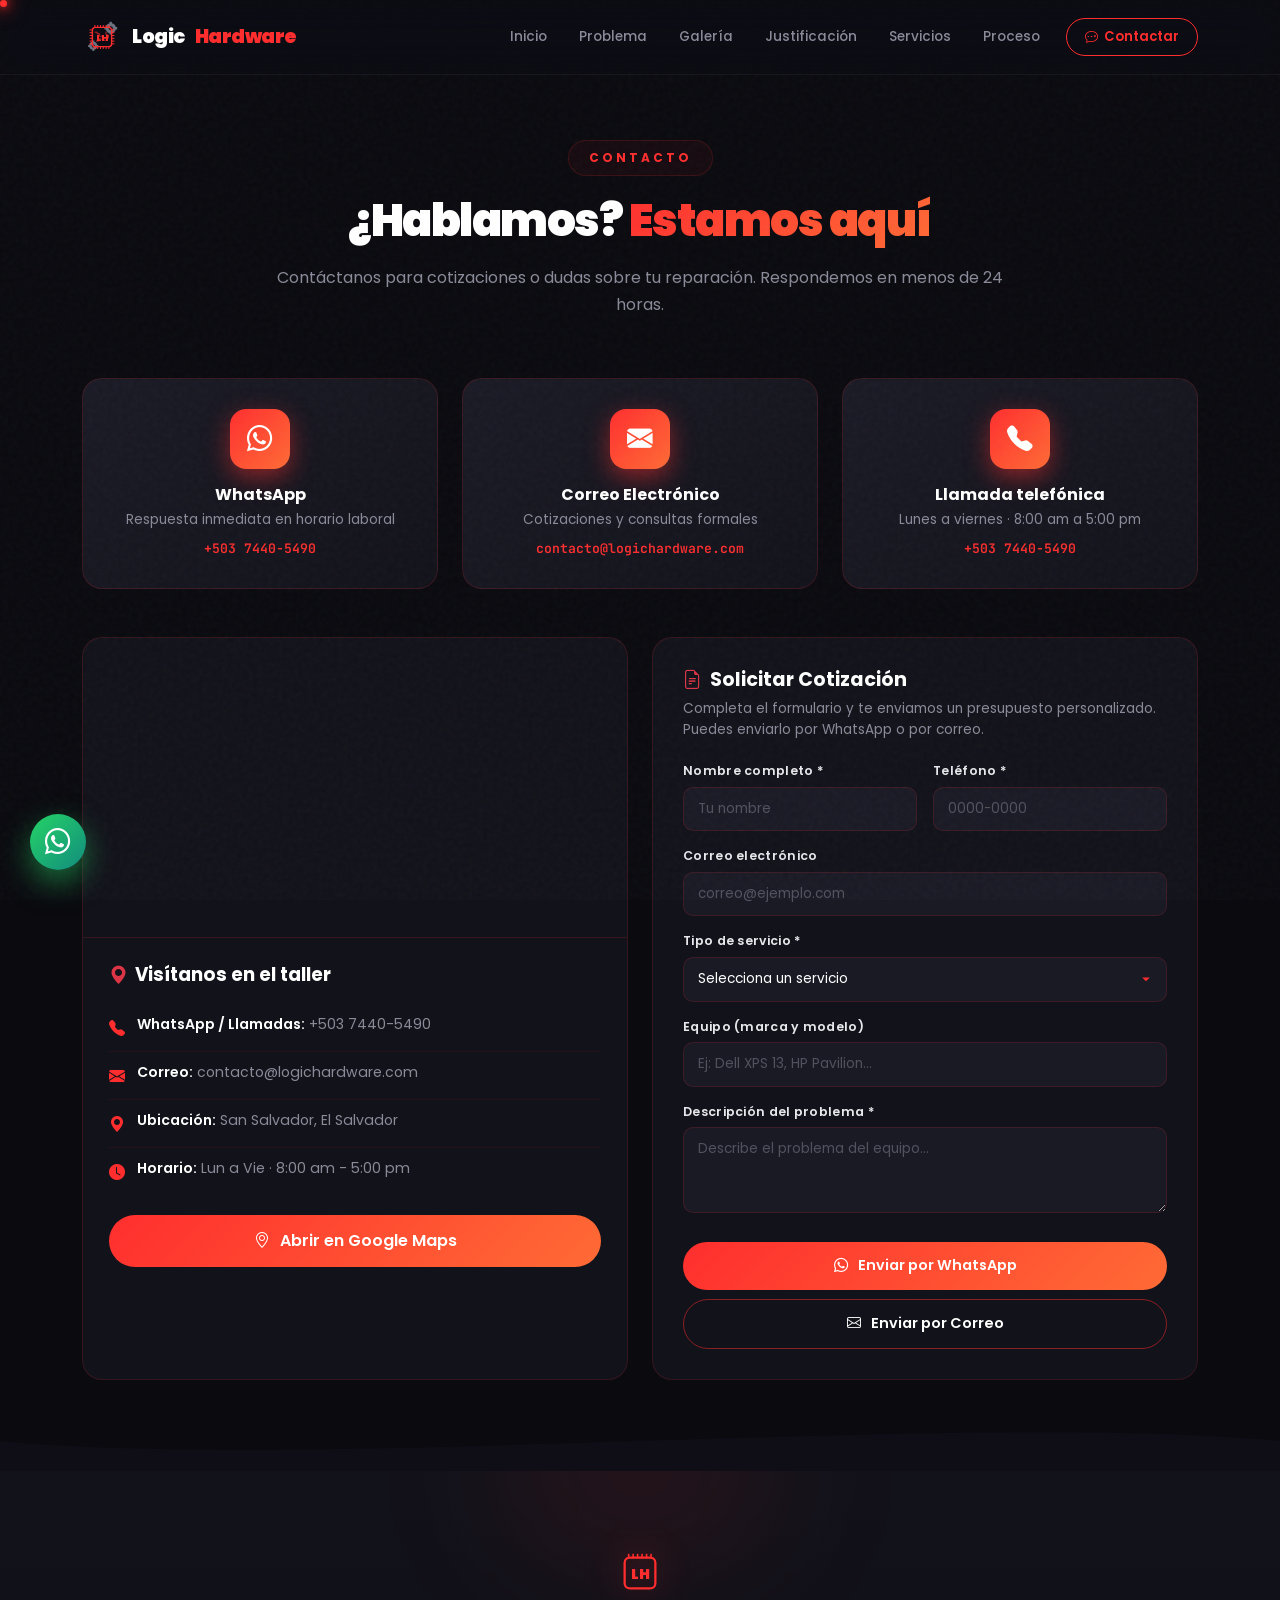
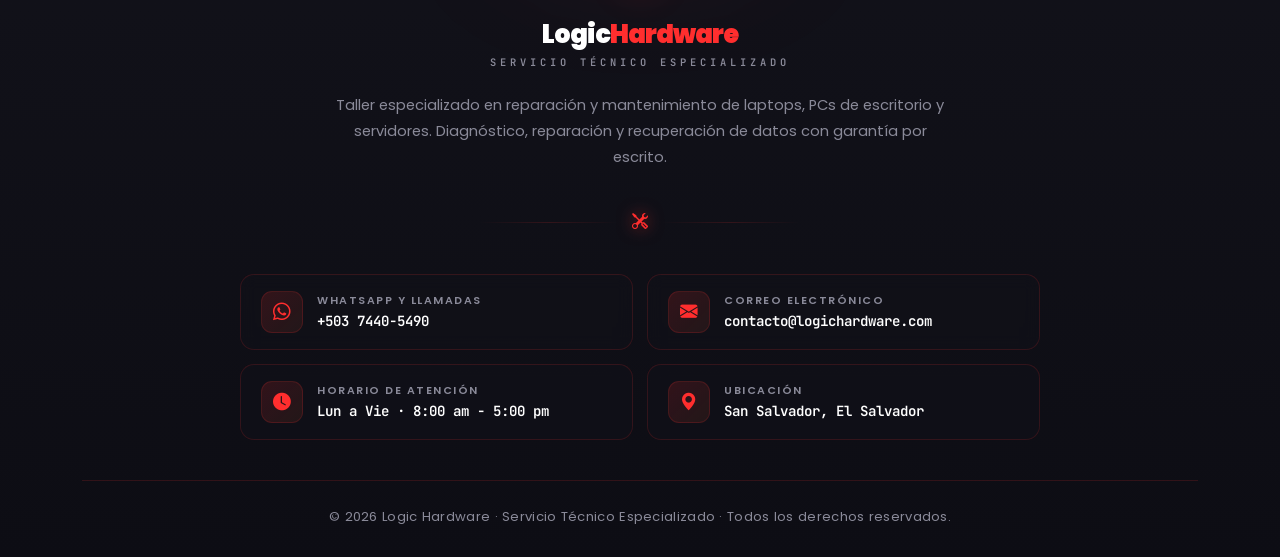
<file: contacto.html>
<!DOCTYPE html>
<html lang="es">
<head>
<meta charset="UTF-8">
<meta name="viewport" content="width=device-width, initial-scale=1.0">
<title>Contacto | Logic Hardware</title>
<link rel="icon" type="image/svg+xml" href="data:image/svg+xml,%3Csvg xmlns='http://www.w3.org/2000/svg' viewBox='0 0 100 100'%3E%3Crect width='100' height='100' rx='20' fill='%230a0a0f'/%3E%3Crect x='25' y='25' width='50' height='50' rx='8' fill='none' stroke='%23ff2e2e' stroke-width='3'/%3E%3Ctext x='50' y='58' text-anchor='middle' fill='%23ff2e2e' font-size='22' font-weight='900' font-family='Arial'%3ELH%3C/text%3E%3C/svg%3E">
<link href="https://cdn.jsdelivr.net/npm/bootstrap@5.3.3/dist/css/bootstrap.min.css" rel="stylesheet">
<link rel="stylesheet" href="https://cdn.jsdelivr.net/npm/bootstrap-icons@1.11.3/font/bootstrap-icons.css">
<link href="https://fonts.googleapis.com/css2?family=Poppins:wght@300;400;600;700;900&family=JetBrains+Mono:wght@400;700&display=swap" rel="stylesheet">
<link rel="stylesheet" href="style.css">
</head>
<body>

<div class="cursor-glow"></div><div class="cursor-dot"></div>
<div class="progress-bar-lh" id="progressBar"></div>
<div class="scroll-circle"><svg viewBox="0 0 50 50"><circle class="circle-bg" cx="25" cy="25" r="22"/><circle class="circle-progress" cx="25" cy="25" r="22"/></svg><div class="circle-text">0%</div></div>
<button class="back-to-top" aria-label="Volver arriba"><i class="bi bi-arrow-up"></i></button>

<nav class="navbar navbar-expand-lg navbar-lh fixed-top" id="mainNav">
    <div class="container">
        <a class="navbar-brand" href="index.html">
            <svg class="logo-svg" viewBox="0 0 100 100">
                <g transform="translate(72,28)" fill="#6b7280"><circle cx="0" cy="0" r="13"/><rect x="-3" y="-16" width="6" height="6" rx="1"/><rect x="-3" y="10" width="6" height="6" rx="1"/><rect x="-16" y="-3" width="6" height="6" rx="1"/><rect x="10" y="-3" width="6" height="6" rx="1"/><circle cx="0" cy="0" r="5" fill="#12121a"/></g>
                <g transform="translate(28,72)" fill="#6b7280"><circle cx="0" cy="0" r="10"/><rect x="-2" y="-13" width="5" height="5" rx="1"/><rect x="-2" y="8" width="5" height="5" rx="1"/><rect x="-13" y="-2" width="5" height="5" rx="1"/><rect x="8" y="-2" width="5" height="5" rx="1"/><circle cx="0" cy="0" r="4" fill="#12121a"/></g>
                <rect x="26" y="26" width="48" height="48" rx="8" fill="none" stroke="#ff2e2e" stroke-width="3.5"/>
                <g fill="#ff2e2e"><rect x="31" y="20" width="2.5" height="7"/><rect x="38" y="20" width="2.5" height="7"/><rect x="45" y="20" width="2.5" height="7"/><rect x="52" y="20" width="2.5" height="7"/><rect x="59" y="20" width="2.5" height="7"/><rect x="66" y="20" width="2.5" height="7"/><rect x="31" y="73" width="2.5" height="7"/><rect x="38" y="73" width="2.5" height="7"/><rect x="45" y="73" width="2.5" height="7"/><rect x="52" y="73" width="2.5" height="7"/><rect x="59" y="73" width="2.5" height="7"/><rect x="66" y="73" width="2.5" height="7"/><rect x="19" y="31" width="7" height="2.5"/><rect x="19" y="38" width="7" height="2.5"/><rect x="19" y="45" width="7" height="2.5"/><rect x="19" y="52" width="7" height="2.5"/><rect x="19" y="59" width="7" height="2.5"/><rect x="19" y="66" width="7" height="2.5"/><rect x="74" y="31" width="7" height="2.5"/><rect x="74" y="38" width="7" height="2.5"/><rect x="74" y="45" width="7" height="2.5"/><rect x="74" y="52" width="7" height="2.5"/><rect x="74" y="59" width="7" height="2.5"/><rect x="74" y="66" width="7" height="2.5"/></g>
                <g stroke="#ff2e2e" stroke-width="1.8" fill="none" stroke-linecap="round"><path d="M 33 38 L 38 38 L 38 42 L 43 42"/><path d="M 43 42 L 43 48 L 50 48"/><path d="M 60 38 L 60 45 L 66 45 L 66 52"/><path d="M 36 60 L 42 60 L 42 55 L 48 55"/><path d="M 55 58 L 62 58 L 62 52"/></g>
                <text x="50" y="60" text-anchor="middle" fill="#ff2e2e" font-size="22" font-weight="900" font-family="Arial">LH</text>
            </svg>
            Logic<span>Hardware</span>
        </a>
        <button class="navbar-toggler border-0" type="button" data-bs-toggle="collapse" data-bs-target="#navMenu"><i class="bi bi-list text-white fs-3"></i></button>
        <div class="collapse navbar-collapse" id="navMenu">
            <ul class="navbar-nav ms-auto align-items-lg-center gap-1">
                <li class="nav-item"><a class="nav-link" href="index.html">Inicio</a></li>
                <li class="nav-item"><a class="nav-link" href="problema.html">Problema</a></li>
                <li class="nav-item"><a class="nav-link" href="galeria.html">Galería</a></li>
                <li class="nav-item"><a class="nav-link" href="justificacion.html">Justificación</a></li>
                <li class="nav-item"><a class="nav-link" href="solucion.html">Servicios</a></li>
                <li class="nav-item"><a class="nav-link" href="proceso.html">Proceso</a></li>
                <li class="nav-item"><a class="nav-contact-btn active" href="contacto.html"><i class="bi bi-chat-dots"></i> Contactar</a></li>
            </ul>
        </div>
    </div>
</nav>

<section class="section" id="contacto" style="padding-top: 60px;">
    <div class="container">
        <div class="section-header reveal">
            <span class="section-tag">Contacto</span>
            <h2 class="section-title">¿Hablamos? <span>Estamos aquí</span></h2>
            <p class="section-subtitle">Contáctanos para cotizaciones o dudas sobre tu reparación. Respondemos en menos de 24 horas.</p>
        </div>

        <div class="row g-4 justify-content-center mb-5">
            <div class="col-md-6 col-lg-4 reveal">
                <a href="https://wa.me/50374405490?text=Hola,%20necesito%20una%20cotización%20de%20reparación" target="_blank" class="contact-card">
                    <div class="contact-icon"><i class="bi bi-whatsapp"></i></div>
                    <h5>WhatsApp</h5>
                    <p>Respuesta inmediata en horario laboral</p>
                    <div class="contact-value">+503 7440-5490</div>
                </a>
            </div>
            <div class="col-md-6 col-lg-4 reveal">
                <a href="mailto:contacto@logichardware.com?subject=Cotización%20de%20Reparación" class="contact-card">
                    <div class="contact-icon"><i class="bi bi-envelope-fill"></i></div>
                    <h5>Correo Electrónico</h5>
                    <p>Cotizaciones y consultas formales</p>
                    <div class="contact-value">contacto@logichardware.com</div>
                </a>
            </div>
            <div class="col-md-6 col-lg-4 reveal">
                <a href="tel:+50374405490" class="contact-card">
                    <div class="contact-icon"><i class="bi bi-telephone-fill"></i></div>
                    <h5>Llamada telefónica</h5>
                    <p>Lunes a viernes · 8:00 am a 5:00 pm</p>
                    <div class="contact-value">+503 7440-5490</div>
                </a>
            </div>
        </div>

        <div class="row g-4">
            <div class="col-lg-6 reveal">
                <div class="map-card">
                    <div class="map-wrapper">
                        <iframe
                            src="https://maps.google.com/maps?q=San%20Salvador%20El%20Salvador&t=&z=14&ie=UTF8&iwloc=&output=embed"
                            loading="lazy"
                            referrerpolicy="no-referrer-when-downgrade"
                            title="Ubicación del taller">
                        </iframe>
                    </div>
                    <div class="map-info">
                        <h5><i class="bi bi-geo-alt-fill text-danger me-2"></i>Visítanos en el taller</h5>
                        <ul class="contact-info-list">
                            <li><i class="bi bi-telephone-fill"></i><span><strong>WhatsApp / Llamadas:</strong> +503 7440-5490</span></li>
                            <li><i class="bi bi-envelope-fill"></i><span><strong>Correo:</strong> contacto@logichardware.com</span></li>
                            <li><i class="bi bi-geo-alt-fill"></i><span><strong>Ubicación:</strong> San Salvador, El Salvador</span></li>
                            <li><i class="bi bi-clock-fill"></i><span><strong>Horario:</strong> Lun a Vie · 8:00 am - 5:00 pm</span></li>
                        </ul>
                        <a href="https://maps.google.com/?q=San+Salvador+El+Salvador" target="_blank" class="btn btn-lh-primary w-100 justify-content-center">
                            <i class="bi bi-geo-alt"></i> Abrir en Google Maps
                        </a>
                    </div>
                </div>
            </div>

            <div class="col-lg-6 reveal">
                <div class="quote-card">
                    <h5><i class="bi bi-file-earmark-text text-danger me-2"></i>Solicitar Cotización</h5>
                    <p class="quote-sub">Completa el formulario y te enviamos un presupuesto personalizado. Puedes enviarlo por WhatsApp o por correo.</p>
                    <form id="quoteForm" class="quote-form" novalidate>
                        <div class="row g-3">
                            <div class="col-md-6">
                                <label for="qNombre">Nombre completo *</label>
                                <input type="text" id="qNombre" name="nombre" required placeholder="Tu nombre">
                            </div>
                            <div class="col-md-6">
                                <label for="qTel">Teléfono *</label>
                                <input type="tel" id="qTel" name="telefono" required placeholder="0000-0000">
                            </div>
                            <div class="col-12">
                                <label for="qCorreo">Correo electrónico</label>
                                <input type="email" id="qCorreo" name="correo" placeholder="correo@ejemplo.com">
                            </div>
                            <div class="col-12">
                                <label for="qServicio">Tipo de servicio *</label>
                                <select id="qServicio" name="servicio" required>
                                    <option value="">Selecciona un servicio</option>
                                    <option>Diagnóstico de equipo</option>
                                    <option>Reparación de laptop</option>
                                    <option>Reparación de PC de escritorio</option>
                                    <option>Mantenimiento preventivo</option>
                                    <option>Cambio de pieza / repuesto</option>
                                    <option>Recuperación de datos</option>
                                    <option>Otro</option>
                                </select>
                            </div>
                            <div class="col-12">
                                <label for="qEquipo">Equipo (marca y modelo)</label>
                                <input type="text" id="qEquipo" name="equipo" placeholder="Ej: Dell XPS 13, HP Pavilion...">
                            </div>
                            <div class="col-12">
                                <label for="qDesc">Descripción del problema *</label>
                                <textarea id="qDesc" name="descripcion" rows="3" required placeholder="Describe el problema del equipo..."></textarea>
                            </div>
                        </div>
                        <div class="quote-actions">
                            <button type="submit" class="btn btn-lh-primary justify-content-center">
                                <i class="bi bi-whatsapp"></i> Enviar por WhatsApp
                            </button>
                            <button type="button" class="btn btn-lh-outline justify-content-center" id="sendEmailBtn">
                                <i class="bi bi-envelope"></i> Enviar por Correo
                            </button>
                        </div>
                        <div class="form-success" id="formSuccess">
                            <i class="bi bi-check-circle-fill me-1"></i> ¡Abriendo tu aplicación para enviar la solicitud!
                        </div>
                    </form>
                </div>
            </div>
        </div>
    </div>
    <div class="section-divider">
        <svg viewBox="0 0 1440 60" preserveAspectRatio="none"><path fill="#0f0e17" d="M0,30 C360,60 1080,0 1440,30 L1440,60 L0,60 Z"/></svg>
    </div>
</section>

<!-- ================= FOOTER REDISEÑADO ================= -->
<footer class="footer-lh">
    <div class="container">
        <div class="footer-hero">
            <div class="footer-brand-top">
                <svg class="footer-logo" viewBox="0 0 100 100"><rect x="26" y="26" width="48" height="48" rx="8" fill="none" stroke="#ff2e2e" stroke-width="3.5"/><g fill="#ff2e2e"><rect x="31" y="20" width="2.5" height="7"/><rect x="38" y="20" width="2.5" height="7"/><rect x="45" y="20" width="2.5" height="7"/><rect x="52" y="20" width="2.5" height="7"/><rect x="59" y="20" width="2.5" height="7"/><rect x="66" y="20" width="2.5" height="7"/></g><text x="50" y="60" text-anchor="middle" fill="#ff2e2e" font-size="22" font-weight="900" font-family="Arial">LH</text></svg>
                <h4 class="footer-title-brand">Logic<span>Hardware</span></h4>
                <div class="footer-tagline">Servicio Técnico Especializado</div>
            </div>
            <p class="footer-description">
                Taller especializado en reparación y mantenimiento de laptops, PCs de escritorio y servidores. Diagnóstico, reparación y recuperación de datos con garantía por escrito.
            </p>
        </div>

        <div class="footer-divider">
            <span></span><i class="bi bi-tools"></i><span></span>
        </div>

        <div class="footer-contact-grid">
            <a href="https://wa.me/50374405490" target="_blank" class="footer-contact-item">
                <div class="footer-contact-icon"><i class="bi bi-whatsapp"></i></div>
                <div class="footer-contact-info">
                    <div class="footer-contact-label">WhatsApp y llamadas</div>
                    <div class="footer-contact-value">+503 7440-5490</div>
                </div>
            </a>
            <a href="mailto:contacto@logichardware.com" class="footer-contact-item">
                <div class="footer-contact-icon"><i class="bi bi-envelope-fill"></i></div>
                <div class="footer-contact-info">
                    <div class="footer-contact-label">Correo electrónico</div>
                    <div class="footer-contact-value">contacto@logichardware.com</div>
                </div>
            </a>
            <div class="footer-contact-item">
                <div class="footer-contact-icon"><i class="bi bi-clock-fill"></i></div>
                <div class="footer-contact-info">
                    <div class="footer-contact-label">Horario de atención</div>
                    <div class="footer-contact-value">Lun a Vie · 8:00 am - 5:00 pm</div>
                </div>
            </div>
            <div class="footer-contact-item">
                <div class="footer-contact-icon"><i class="bi bi-geo-alt-fill"></i></div>
                <div class="footer-contact-info">
                    <div class="footer-contact-label">Ubicación</div>
                    <div class="footer-contact-value">San Salvador, El Salvador</div>
                </div>
            </div>
        </div>

        <div class="footer-bottom">
            © 2026 Logic Hardware · Servicio Técnico Especializado · Todos los derechos reservados.
        </div>
    </div>
</footer>

<script src="https://cdn.jsdelivr.net/npm/bootstrap@5.3.3/dist/js/bootstrap.bundle.min.js"></script>
<script src="script.js"></script>
</body>
</html>
</file>
<file: style.css>
/* ============ VARIABLES ============ */
:root {
    --lh-red: #ff2e2e;
    --lh-orange: #ff6b35;
    --lh-dark: #0a0a0f;
    --lh-dark-2: #12121a;
    --lh-dark-3: #1a1a25;
    --lh-text: #e8e8ec;
    --lh-text-dim: #8a8a99;
    --lh-border: rgba(255, 46, 46, .15);
}
* { font-family: 'Poppins', sans-serif; box-sizing: border-box; }
html { scroll-behavior: smooth; }
body {
    background-color: var(--lh-dark);
    color: var(--lh-text);
    overflow-x: hidden;
    padding-top: 80px;
    margin: 0;
    cursor: none;
}
::-webkit-scrollbar { width: 10px; }
::-webkit-scrollbar-track { background: var(--lh-dark); }
::-webkit-scrollbar-thumb { background: var(--lh-red); border-radius: 10px; }

body::after {
    content: '';
    position: fixed;
    inset: 0;
    pointer-events: none;
    z-index: 1;
    opacity: .035;
    background-image: url("data:image/svg+xml,%3Csvg viewBox='0 0 200 200' xmlns='http://www.w3.org/2000/svg'%3E%3Cfilter id='n'%3E%3CfeTurbulence type='fractalNoise' baseFrequency='0.9' numOctaves='4'/%3E%3C/filter%3E%3Crect width='100%25' height='100%25' filter='url(%23n)'/%3E%3C/svg%3E");
}

/* ============ CURSOR ============ */
.cursor-dot, .cursor-glow {
    position: fixed; top: 0; left: 0;
    pointer-events: none; z-index: 9999;
    border-radius: 50%; will-change: transform;
}
.cursor-dot { width: 7px; height: 7px; background: var(--lh-red); box-shadow: 0 0 10px var(--lh-red); }
.cursor-glow {
    width: 40px; height: 40px;
    background: radial-gradient(circle, rgba(255,46,46,.35), transparent 70%);
    filter: blur(8px);
    transition: transform .12s ease-out, width .3s, height .3s;
}
@media (max-width: 991px) { body { cursor: auto; } .cursor-dot, .cursor-glow { display: none; } }

/* ============ PRELOADER ============ */
.preloader {
    position: fixed; inset: 0;
    background: var(--lh-dark);
    z-index: 10000;
    display: flex; flex-direction: column;
    align-items: center; justify-content: center;
    transition: opacity .4s, visibility .4s;
}
.preloader.hidden { opacity: 0; visibility: hidden; }
.preloader-logo {
    width: 90px; height: 90px; margin-bottom: 24px;
    animation: preloaderPulse 1.5s ease-in-out infinite;
    filter: drop-shadow(0 0 20px rgba(255,46,46,.6));
}
@keyframes preloaderPulse { 0%,100% { transform: scale(1); } 50% { transform: scale(1.08); } }
.preloader-bar {
    width: 220px; height: 3px;
    background: rgba(255,255,255,.08);
    border-radius: 3px; overflow: hidden; position: relative;
}
.preloader-bar::after {
    content: ''; position: absolute; height: 100%; width: 45%;
    background: linear-gradient(90deg, var(--lh-red), var(--lh-orange));
    border-radius: 3px;
    animation: preloaderFill 1.4s ease-in-out infinite;
    box-shadow: 0 0 20px var(--lh-red);
}
@keyframes preloaderFill { 0% { transform: translateX(-100%); } 100% { transform: translateX(250%); } }
.preloader-text {
    color: var(--lh-text-dim); font-size: .7rem;
    letter-spacing: 4px; text-transform: uppercase;
    margin-top: 22px; font-weight: 500;
}

/* ============ BACK TO TOP ============ */
.back-to-top {
    position: fixed; bottom: 30px; right: 30px;
    width: 52px; height: 52px; border-radius: 50%;
    background: linear-gradient(135deg, var(--lh-red), var(--lh-orange));
    color: #fff; border: none;
    display: flex; align-items: center; justify-content: center;
    font-size: 1.2rem;
    opacity: 0; visibility: hidden; transform: translateY(20px);
    transition: all .4s cubic-bezier(.4, 0, .2, 1);
    z-index: 900;
    box-shadow: 0 10px 30px rgba(255, 46, 46, .5);
}
.back-to-top.visible { opacity: 1; visibility: visible; transform: translateY(0); }
.back-to-top:hover { transform: translateY(-5px) scale(1.1); box-shadow: 0 15px 40px rgba(255, 46, 46, .8); }

/* ============ SCROLL CIRCLE ============ */
.scroll-circle {
    position: fixed; bottom: 30px; right: 100px;
    width: 52px; height: 52px;
    z-index: 900; opacity: 0; transition: opacity .4s;
    pointer-events: none;
}
.scroll-circle.visible { opacity: 1; }
.scroll-circle svg { transform: rotate(-90deg); width: 100%; height: 100%; }
.scroll-circle .circle-bg { fill: none; stroke: rgba(255, 46, 46, .18); stroke-width: 3; }
.scroll-circle .circle-progress {
    fill: none; stroke: var(--lh-red); stroke-width: 3;
    stroke-linecap: round;
    filter: drop-shadow(0 0 4px var(--lh-red));
    transition: stroke-dashoffset .1s;
}
.scroll-circle .circle-text {
    position: absolute; inset: 0;
    display: flex; align-items: center; justify-content: center;
    font-size: .62rem; font-weight: 700; color: var(--lh-red);
}

/* ============ PROGRESS BAR TOP ============ */
.progress-bar-lh {
    position: fixed; top: 0; left: 0; height: 3px;
    background: linear-gradient(90deg, var(--lh-red), var(--lh-orange));
    z-index: 2000; width: 0%;
    transition: width .1s;
    box-shadow: 0 0 15px var(--lh-red);
}

/* ============ NAVBAR ============ */
.navbar-lh {
    background: rgba(18, 18, 26, 0.15) !important;
    backdrop-filter: blur(18px) saturate(180%);
    -webkit-backdrop-filter: blur(18px) saturate(180%);
    border-bottom: 1px solid rgba(255, 255, 255, 0.05);
    padding: 12px 0;
    transition: all 0.3s ease;
}
.navbar-lh.scrolled {
    background: rgba(10, 10, 15, 0.55) !important;
    backdrop-filter: blur(24px) saturate(200%);
    -webkit-backdrop-filter: blur(24px) saturate(200%);
    box-shadow: 0 10px 40px rgba(255, 46, 46, 0.15);
    border-bottom: 1px solid rgba(255, 46, 46, 0.2);
}
.navbar-brand {
    color: #fff !important; font-weight: 900; font-size: 1.2rem;
    letter-spacing: -.5px;
    display: flex; align-items: center; gap: 10px;
    white-space: nowrap; text-decoration: none;
}
.navbar-brand span { color: var(--lh-red); }
.navbar-brand .logo-svg { width: 40px; height: 40px; flex-shrink: 0; }
.navbar-lh .navbar-nav { align-items: center; }
.navbar-lh .nav-link {
    color: var(--lh-text-dim) !important;
    font-weight: 500; font-size: .85rem;
    padding: 8px 14px !important;
    border-radius: 20px;
    transition: all .3s; white-space: nowrap;
    line-height: 1.2; text-decoration: none;
}
.navbar-lh .nav-link:hover,
.navbar-lh .nav-link.active { color: #fff !important; background: var(--lh-red); }
.nav-contact-btn {
    background: transparent;
    color: var(--lh-red) !important;
    border: 1.5px solid var(--lh-red);
    padding: 8px 18px;
    border-radius: 50px;
    font-weight: 600;
    font-size: .82rem;
    transition: all .3s;
    text-decoration: none;
    display: inline-flex;
    align-items: center;
    gap: 6px;
    white-space: nowrap;
    margin-left: 8px;
}
.nav-contact-btn:hover { background: var(--lh-red); color: #fff !important; }

/* ============ BOTONES ============ */
.btn-lh-primary {
    background: linear-gradient(135deg, var(--lh-red), var(--lh-orange));
    color: #fff; border: none;
    padding: 14px 32px; border-radius: 50px;
    font-weight: 600; font-size: 1rem;
    transition: all .3s;
    display: inline-flex; align-items: center; gap: 10px;
    text-decoration: none; will-change: transform;
}
.btn-lh-primary:hover { box-shadow: 0 15px 40px rgba(255, 46, 46, .5); color: #fff; }
.btn-lh-outline {
    background: transparent; color: #fff;
    border: 1.5px solid rgba(255, 46, 46, .5);
    padding: 14px 32px; border-radius: 50px;
    font-weight: 600; font-size: 1rem;
    transition: all .3s;
    display: inline-flex; align-items: center; gap: 10px;
    text-decoration: none; will-change: transform;
}
.btn-lh-outline:hover { background: rgba(255, 46, 46, .1); border-color: var(--lh-red); color: #fff; }
.btn-lh-sm {
    background: rgba(255, 46, 46, .1);
    color: var(--lh-red);
    border: 1px solid var(--lh-border);
    padding: 10px 22px;
    border-radius: 50px;
    font-weight: 600; font-size: .85rem;
    transition: all .3s;
    display: inline-flex; align-items: center; gap: 8px;
    text-decoration: none;
}
.btn-lh-sm:hover { background: var(--lh-red); color: #fff; border-color: var(--lh-red); }

/* ============ HERO ============ */
.hero {
    min-height: 90vh;
    display: flex; align-items: center;
    position: relative;
    padding: 100px 0 80px;
    overflow: hidden;
    background:
        linear-gradient(135deg, rgba(10,10,15,.94) 0%, rgba(26,26,37,.90) 50%, rgba(15,14,23,.96) 100%),
        url('https://images.unsplash.com/photo-1518770660439-4636190af475?w=1920&q=80') center/cover no-repeat;
}
.hero::before {
    content: ''; position: absolute; inset: 0;
    background-image:
        linear-gradient(rgba(255,46,46,.05) 1px, transparent 1px),
        linear-gradient(90deg, rgba(255,46,46,.05) 1px, transparent 1px);
    background-size: 60px 60px; pointer-events: none;
}
.hero-bg-glow {
    position: absolute; width: 600px; height: 600px;
    border-radius: 50%; filter: blur(80px); pointer-events: none;
}
.hero-bg-glow.one { top: -200px; left: -200px; background: radial-gradient(circle, rgba(255,46,46,.25), transparent 70%); }
.hero-bg-glow.two { bottom: -200px; right: -200px; background: radial-gradient(circle, rgba(255,107,53,.15), transparent 70%); }
.hero-content { position: relative; z-index: 2; }
.hero-badge {
    display: inline-flex; align-items: center; gap: 8px;
    color: var(--lh-red); font-size: .78rem; font-weight: 700;
    letter-spacing: 2.5px; text-transform: uppercase;
    padding: 10px 22px;
    border: 1px solid var(--lh-border);
    border-radius: 30px;
    background: rgba(255, 46, 46, .08);
    margin-bottom: 30px;
}
.hero-badge::before {
    content: ''; width: 8px; height: 8px;
    background: var(--lh-red); border-radius: 50%;
    animation: pulseDot 2s infinite; flex-shrink: 0;
}
@keyframes pulseDot {
    0%,100% { transform: scale(1); box-shadow: 0 0 20px var(--lh-red); }
    50% { transform: scale(1.3); box-shadow: 0 0 30px var(--lh-red); }
}
.hero h1 {
    font-size: clamp(2.2rem, 5vw, 4rem);
    font-weight: 900; line-height: 1.08;
    letter-spacing: -2px; color: #fff; margin-bottom: 26px;
}
.hero h1 .text-gradient {
    background: linear-gradient(135deg, #ff2e2e, #ff6b35, #ff2e2e);
    background-size: 200% 200%;
    -webkit-background-clip: text;
    -webkit-text-fill-color: transparent;
    background-clip: text;
    animation: gradientShift 4s ease infinite;
}
@keyframes gradientShift { 0%,100% { background-position: 0% 50%; } 50% { background-position: 100% 50%; } }
.hero p.lead {
    color: var(--lh-text-dim); font-size: 1.1rem;
    max-width: 780px; margin: 0 auto 40px; line-height: 1.7;
}

/* ============ SECTION ============ */
.section { padding: 90px 0; position: relative; }
.section-header { text-align: center; margin-bottom: 60px; }
.section-tag {
    display: inline-block; color: var(--lh-red);
    font-size: .75rem; font-weight: 700;
    letter-spacing: 3px; text-transform: uppercase;
    padding: 8px 20px;
    border: 1px solid var(--lh-border);
    border-radius: 20px;
    background: rgba(255, 46, 46, .05);
    margin-bottom: 18px;
}
.section-title {
    font-size: clamp(1.8rem, 4vw, 2.8rem);
    font-weight: 900; color: #fff;
    letter-spacing: -1.5px; margin-bottom: 16px;
}
.section-title span {
    background: linear-gradient(135deg, var(--lh-red), var(--lh-orange));
    -webkit-background-clip: text;
    -webkit-text-fill-color: transparent;
    background-clip: text;
}
.section-subtitle { color: var(--lh-text-dim); max-width: 750px; margin: 0 auto; font-size: 1rem; line-height: 1.7; }

/* ============ SVG DIVIDER ============ */
.section-divider {
    position: absolute; bottom: -1px; left: 0; right: 0;
    line-height: 0; z-index: 2; pointer-events: none;
}
.section-divider svg { width: 100%; height: 60px; display: block; }

/* ============ CARDS BASE ============ */
.lh-card, .prob-card, .justif-card, .benefit-card, .process-step, .tech-item, .gallery-item, .contact-card, .mockup-card, .service-card {
    will-change: transform;
    transform-style: preserve-3d;
    transition: transform .4s cubic-bezier(.4, 0, .2, 1), border-color .4s, box-shadow .4s;
}
.lh-card {
    background: var(--lh-dark-2);
    border: 1px solid var(--lh-border);
    border-radius: 20px; padding: 26px;
    height: 100%; position: relative; overflow: hidden;
}
.lh-card::before {
    content: ''; position: absolute; top: 0; left: 0;
    width: 100%; height: 3px;
    background: linear-gradient(90deg, var(--lh-red), var(--lh-orange));
    transform: scaleX(0); transform-origin: left;
    transition: transform .4s;
}
.lh-card:hover::before { transform: scaleX(1); }
.lh-card:hover { border-color: rgba(255, 46, 46, .4); box-shadow: 0 20px 50px rgba(255, 46, 46, .15); }
.lh-card h5 { color: #fff; font-weight: 700; font-size: 1.05rem; margin-bottom: 10px; }
.lh-card p { color: var(--lh-text-dim); font-size: .88rem; line-height: 1.6; margin-bottom: 0; }

/* ============ SERVICIOS (NUEVO) ============ */
.service-card {
    background: linear-gradient(145deg, var(--lh-dark-3), var(--lh-dark-2));
    border: 1px solid var(--lh-border);
    border-radius: 20px;
    overflow: hidden;
    height: 100%;
    display: flex;
    flex-direction: column;
    position: relative;
}
.service-card::before {
    content: '';
    position: absolute; top: 0; left: 0;
    width: 100%; height: 3px;
    background: linear-gradient(90deg, var(--lh-red), var(--lh-orange));
    transform: scaleX(0); transform-origin: left;
    transition: transform .4s;
}
.service-card:hover::before { transform: scaleX(1); }
.service-card:hover { border-color: var(--lh-red); box-shadow: 0 20px 50px rgba(255, 46, 46, .25); }
.service-card .service-img {
    width: 100%; height: 170px; overflow: hidden;
    position: relative; background: var(--lh-dark-3); flex-shrink: 0;
}
.service-card .service-img img {
    width: 100%; height: 100%; object-fit: cover;
    transition: transform .7s; filter: brightness(.7) saturate(1.1);
}
.service-card:hover .service-img img { transform: scale(1.12); filter: brightness(.95) saturate(1.25); }
.service-card .service-img::after {
    content: ''; position: absolute; inset: 0;
    background: linear-gradient(to bottom, rgba(18,18,26,.2) 0%, transparent 30%, rgba(18,18,26,.95) 100%);
    pointer-events: none; z-index: 1;
}
.service-card .service-icon-float {
    position: absolute; bottom: 14px; left: 20px;
    width: 46px; height: 46px; border-radius: 13px;
    background: linear-gradient(135deg, var(--lh-red), var(--lh-orange));
    display: flex; align-items: center; justify-content: center;
    color: #fff; font-size: 1.2rem;
    box-shadow: 0 8px 25px rgba(255, 46, 46, .6);
    z-index: 3;
}
.service-card .service-price-badge {
    position: absolute; top: 14px; right: 16px; z-index: 3;
    background: rgba(10,10,15,.85); backdrop-filter: blur(6px);
    border: 1px solid var(--lh-red);
    color: #fff; font-weight: 800;
    padding: 6px 12px; border-radius: 20px;
    font-size: .78rem; letter-spacing: .3px;
    box-shadow: 0 6px 20px rgba(255,46,46,.4);
}
.service-card .service-body { padding: 22px 24px 24px; flex-grow: 1; display: flex; flex-direction: column; }
.service-card h5 { color: #fff; font-size: 1.05rem; font-weight: 700; margin-bottom: 10px; }
.service-card p { color: var(--lh-text-dim); font-size: .86rem; margin-bottom: 16px; line-height: 1.6; flex-grow: 1; }
.service-card .service-meta {
    display: flex; align-items: center; justify-content: space-between;
    padding-top: 14px; border-top: 1px solid var(--lh-border);
    font-size: .75rem; color: var(--lh-text-dim);
}
.service-card .service-meta strong { color: var(--lh-red); font-weight: 700; }

/* ============ PROBLEMA ============ */
.prob-card {
    background: linear-gradient(145deg, var(--lh-dark-3), var(--lh-dark-2));
    border: 1px solid var(--lh-border);
    border-radius: 20px; overflow: hidden;
    height: 100%; display: flex; flex-direction: column;
}
.prob-card:hover { border-color: var(--lh-red); box-shadow: 0 20px 50px rgba(255, 46, 46, .25); }
.prob-card .prob-img { width: 100%; height: 200px; overflow: hidden; position: relative; background: var(--lh-dark-3); flex-shrink: 0; }
.prob-card .prob-img img { width: 100%; height: 100%; object-fit: cover; transition: transform .7s; filter: brightness(.7) saturate(.9); }
.prob-card:hover .prob-img img { transform: scale(1.12); filter: brightness(.9) saturate(1.1); }
.prob-card .prob-img::after { content: ''; position: absolute; inset: 0; background: linear-gradient(to bottom, rgba(18,18,26,.3) 0%, transparent 30%, rgba(18,18,26,.9) 100%); pointer-events: none; z-index: 1; }
.prob-card .prob-icon-float {
    position: absolute; bottom: 16px; left: 20px;
    width: 48px; height: 48px; border-radius: 14px;
    background: linear-gradient(135deg, var(--lh-red), var(--lh-orange));
    display: flex; align-items: center; justify-content: center;
    color: #fff; font-size: 1.3rem;
    box-shadow: 0 8px 25px rgba(255, 46, 46, .6);
    z-index: 3;
}
.prob-card .prob-num {
    position: absolute; top: 16px; right: 22px;
    font-size: 2.6rem; font-weight: 900;
    color: rgba(255, 255, 255, .35); line-height: 1; z-index: 3;
    text-shadow: 0 2px 20px rgba(0,0,0,.6);
    transition: color .4s;
}
.prob-card:hover .prob-num { color: rgba(255, 46, 46, .8); }
.prob-card .prob-body { padding: 24px 26px 28px; flex-grow: 1; }
.prob-card h5 { color: #fff; font-size: 1.1rem; font-weight: 700; margin-bottom: 10px; }
.prob-card p { color: var(--lh-text-dim); font-size: .88rem; margin-bottom: 0; line-height: 1.6; }

/* ============ GALERÍA ============ */
.gallery-item {
    position: relative; border-radius: 20px; overflow: hidden;
    border: 1px solid var(--lh-border);
    aspect-ratio: 4/3;
    box-shadow: 0 15px 40px rgba(0,0,0,.5);
}
.gallery-item img { width: 100%; height: 100%; object-fit: cover; transition: transform .8s; filter: brightness(.75) saturate(1.1); }
.gallery-item:hover { border-color: var(--lh-red); box-shadow: 0 25px 60px rgba(255,46,46,.3); }
.gallery-item:hover img { transform: scale(1.12); filter: brightness(1) saturate(1.2); }
.gallery-overlay {
    position: absolute; left: 0; right: 0; bottom: 0;
    padding: 24px;
    background: linear-gradient(to top, rgba(10,10,15,.95) 0%, rgba(10,10,15,.6) 60%, transparent 100%);
    transform: translateY(20%); transition: transform .5s;
    z-index: 2;
}
.gallery-item:hover .gallery-overlay { transform: translateY(0); }
.gallery-overlay i { color: var(--lh-red); font-size: 1.8rem; display: block; margin-bottom: 8px; }
.gallery-overlay h6 { color: #fff; font-weight: 700; font-size: 1rem; margin-bottom: 4px; }
.gallery-overlay p { color: var(--lh-text-dim); font-size: .82rem; margin: 0; }

/* ============ MOCKUP CARDS ============ */
.mockup-card {
    position: relative;
    border-radius: 20px;
    overflow: hidden;
    border: 1px solid var(--lh-border);
    background: var(--lh-dark-3);
    aspect-ratio: 16/10;
    box-shadow: 0 15px 40px rgba(0,0,0,.5);
    cursor: pointer;
}
.mockup-card:hover { border-color: var(--lh-red); box-shadow: 0 25px 60px rgba(255,46,46,.3); }
.mockup-window {
    position: absolute;
    inset: 12px;
    background: #0d0d14;
    border-radius: 10px;
    border: 1px solid rgba(255,255,255,.08);
    overflow: hidden;
    display: flex;
    flex-direction: column;
}
.mockup-titlebar {
    background: #1a1a25;
    height: 28px;
    display: flex;
    align-items: center;
    padding: 0 10px;
    gap: 6px;
    border-bottom: 1px solid rgba(255,255,255,.05);
    flex-shrink: 0;
}
.mockup-titlebar .dot { width: 10px; height: 10px; border-radius: 50%; }
.mockup-titlebar .dot.red { background: #ff5f56; }
.mockup-titlebar .dot.yellow { background: #ffbd2e; }
.mockup-titlebar .dot.green { background: #27c93f; }
.mockup-titlebar .ttl { color: #8a8a99; font-size: .55rem; margin-left: 6px; font-weight: 500; }
.mockup-body { flex: 1; display: flex; overflow: hidden; }
.mockup-sidebar {
    width: 26%;
    background: #12121a;
    border-right: 1px solid rgba(255,255,255,.05);
    padding: 8px 6px;
    display: flex;
    flex-direction: column;
    gap: 4px;
    flex-shrink: 0;
}
.mockup-sidebar .sb-logo {
    font-size: .5rem; color: var(--lh-red); font-weight: 900;
    text-align: center; padding: 4px 0 6px;
    border-bottom: 1px solid rgba(255,255,255,.05); margin-bottom: 4px;
}
.mockup-sidebar .sb-item {
    background: rgba(255,255,255,.03);
    color: #8a8a99; font-size: .45rem;
    padding: 5px 6px; border-radius: 4px; font-weight: 500;
}
.mockup-sidebar .sb-item.active { background: var(--lh-red); color: #fff; }
.mockup-main { flex: 1; padding: 8px; display: flex; flex-direction: column; gap: 5px; overflow: hidden; }
.mockup-h { color: #fff; font-size: .55rem; font-weight: 700; letter-spacing: .5px; }
.mockup-table {
    background: rgba(255,255,255,.02);
    border: 1px solid rgba(255,255,255,.05);
    border-radius: 4px; overflow: hidden;
}
.mockup-row {
    display: grid; grid-template-columns: 1fr 1fr 1fr;
    gap: 4px; padding: 4px 5px;
    font-size: .4rem; color: #8a8a99;
    border-bottom: 1px solid rgba(255,255,255,.03);
}
.mockup-row:last-child { border-bottom: none; }
.mockup-row.head { background: rgba(255,46,46,.1); color: var(--lh-red); font-weight: 700; }
.mockup-badge {
    display: inline-block;
    background: rgba(39, 201, 63, .2); color: #27c93f;
    padding: 1px 4px; border-radius: 3px;
    font-size: .38rem; font-weight: 700;
}
.mockup-badge.red { background: rgba(255,46,46,.2); color: var(--lh-red); }
.mockup-badge.orange { background: rgba(255,189,46,.2); color: #ffbd2e; }
.mockup-btn {
    background: var(--lh-red); color: #fff;
    font-size: .42rem; padding: 3px 6px;
    border-radius: 3px; text-align: center;
    display: inline-block; font-weight: 700; align-self: flex-start;
}
.mockup-stat-grid { display: grid; grid-template-columns: repeat(3, 1fr); gap: 4px; }
.mockup-stat-box {
    background: rgba(255,46,46,.08);
    border: 1px solid rgba(255,46,46,.2);
    border-radius: 4px; padding: 5px 3px; text-align: center;
}
.mockup-stat-box .n { color: var(--lh-red); font-size: .65rem; font-weight: 900; }
.mockup-stat-box .l { color: #8a8a99; font-size: .35rem; }
.mockup-label {
    position: absolute; bottom: 8px; left: 20px; z-index: 3;
    background: rgba(10,10,15,.85); backdrop-filter: blur(6px);
    color: #fff; font-size: .6rem; font-weight: 700;
    padding: 4px 10px; border-radius: 20px;
    border: 1px solid var(--lh-border);
}
.mockup-label i { color: var(--lh-red); margin-right: 4px; }

/* ============ CONTACTO ============ */
.contact-card {
    background: linear-gradient(145deg, var(--lh-dark-3), var(--lh-dark-2));
    border: 1px solid var(--lh-border);
    border-radius: 20px;
    padding: 30px 26px;
    height: 100%;
    text-align: center;
    text-decoration: none;
    color: inherit;
    display: flex;
    flex-direction: column;
    align-items: center;
    transition: all .4s;
}
.contact-card:hover {
    border-color: var(--lh-red);
    transform: translateY(-6px);
    box-shadow: 0 20px 50px rgba(255, 46, 46, .25);
    color: inherit;
}
.contact-card .contact-icon {
    width: 60px; height: 60px; border-radius: 16px;
    background: linear-gradient(135deg, var(--lh-red), var(--lh-orange));
    display: flex; align-items: center; justify-content: center;
    color: #fff; font-size: 1.6rem;
    margin-bottom: 16px;
    box-shadow: 0 8px 25px rgba(255, 46, 46, .5);
}
.contact-card h5 { color: #fff; font-size: 1rem; font-weight: 700; margin-bottom: 6px; }
.contact-card p { color: var(--lh-text-dim); font-size: .85rem; margin: 0; }
.contact-card .contact-value {
    color: var(--lh-red); font-weight: 600; font-size: .82rem;
    margin-top: 8px; font-family: 'JetBrains Mono', monospace;
}

/* ============ MAP + QUOTE FORM ============ */
.map-card {
    background: var(--lh-dark-2);
    border: 1px solid var(--lh-border);
    border-radius: 20px;
    overflow: hidden;
    height: 100%;
    display: flex;
    flex-direction: column;
}
.map-wrapper {
    position: relative;
    width: 100%;
    height: 300px;
    overflow: hidden;
    border-bottom: 1px solid var(--lh-border);
}
.map-wrapper iframe {
    width: 100%;
    height: 100%;
    border: 0;
    filter: invert(90%) hue-rotate(180deg) contrast(90%) brightness(95%);
    transition: filter .4s;
}
.map-card:hover .map-wrapper iframe {
    filter: invert(85%) hue-rotate(180deg) contrast(95%) brightness(100%);
}
.map-info { padding: 26px; }
.map-info h5 {
    color: #fff; font-weight: 700; font-size: 1.15rem;
    margin-bottom: 18px;
}
.contact-info-list {
    list-style: none; padding: 0; margin: 0 0 20px;
}
.contact-info-list li {
    display: flex; align-items: flex-start; gap: 12px;
    color: var(--lh-text-dim); font-size: .88rem;
    padding: 10px 0;
    border-bottom: 1px solid rgba(255,46,46,.08);
}
.contact-info-list li:last-child { border-bottom: none; }
.contact-info-list li i {
    color: var(--lh-red); font-size: 1rem;
    margin-top: 3px; flex-shrink: 0;
}
.contact-info-list li strong { color: #fff; font-weight: 600; }

.quote-card {
    background: var(--lh-dark-2);
    border: 1px solid var(--lh-border);
    border-radius: 20px;
    padding: 30px;
    height: 100%;
}
.quote-card h5 {
    color: #fff; font-weight: 700; font-size: 1.2rem;
    margin-bottom: 8px;
}
.quote-sub {
    color: var(--lh-text-dim); font-size: .85rem;
    margin-bottom: 22px;
}
.quote-form label {
    display: block;
    color: var(--lh-text);
    font-size: .78rem;
    font-weight: 600;
    margin-bottom: 6px;
    letter-spacing: .3px;
}
.quote-form input,
.quote-form select,
.quote-form textarea {
    width: 100%;
    background: var(--lh-dark-3);
    border: 1px solid var(--lh-border);
    color: #fff;
    padding: 11px 14px;
    border-radius: 10px;
    font-size: .85rem;
    font-family: inherit;
    transition: all .3s;
    outline: none;
}
.quote-form input:focus,
.quote-form select:focus,
.quote-form textarea:focus {
    border-color: var(--lh-red);
    box-shadow: 0 0 0 3px rgba(255,46,46,.15);
}
.quote-form input::placeholder,
.quote-form textarea::placeholder { color: rgba(138,138,153,.5); }
.quote-form select {
    appearance: none;
    -webkit-appearance: none;
    background-image: url("data:image/svg+xml,%3Csvg xmlns='http://www.w3.org/2000/svg' width='12' height='12' viewBox='0 0 16 16'%3E%3Cpath fill='%23ff2e2e' d='M8 11L3 6h10z'/%3E%3C/svg%3E");
    background-repeat: no-repeat;
    background-position: right 14px center;
    padding-right: 34px;
    cursor: pointer;
}
.quote-form select option { background: var(--lh-dark-3); color: #fff; }
.quote-form textarea { resize: vertical; min-height: 80px; }
.quote-actions {
    display: flex; flex-direction: column; gap: 10px;
    margin-top: 22px;
}
.quote-actions .btn-lh-primary,
.quote-actions .btn-lh-outline {
    justify-content: center;
    padding: 13px 22px;
    font-size: .9rem;
    width: 100%;
}
.form-success {
    display: none;
    background: rgba(39,201,63,.1);
    border: 1px solid rgba(39,201,63,.3);
    color: #27c93f;
    padding: 12px 16px;
    border-radius: 10px;
    font-size: .85rem;
    margin-top: 14px;
    text-align: center;
}
.form-success.show { display: block; }

/* ============ REQUISITOS ============ */
.req-item {
    display: flex; align-items: center; gap: 14px;
    background: var(--lh-dark-2);
    border: 1px solid var(--lh-border);
    border-radius: 14px;
    padding: 16px 20px;
    transition: all .3s;
    margin-bottom: 10px;
}
.req-item:hover { border-color: var(--lh-red); transform: translateX(6px); }
.req-item .req-icon {
    width: 42px; height: 42px; border-radius: 12px;
    background: linear-gradient(135deg, rgba(255,46,46,.15), rgba(255,107,53,.08));
    border: 1px solid var(--lh-border);
    display: flex; align-items: center; justify-content: center;
    color: var(--lh-red); font-size: 1.1rem; flex-shrink: 0;
}
.req-item .req-text { flex: 1; }
.req-item .req-text h6 { color: #fff; font-size: .92rem; font-weight: 700; margin-bottom: 2px; }
.req-item .req-text p { color: var(--lh-text-dim); font-size: .78rem; margin: 0; }
.req-item .req-badge {
    background: rgba(255, 46, 46, .15);
    color: var(--lh-red);
    border: 1px solid var(--lh-border);
    padding: 4px 10px;
    border-radius: 20px;
    font-size: .7rem; font-weight: 600; white-space: nowrap;
}

/* ============ RESUMEN CARDS ============ */
.summary-card {
    background: linear-gradient(145deg, var(--lh-dark-3), var(--lh-dark-2));
    border: 1px solid var(--lh-border);
    border-radius: 20px;
    overflow: hidden;
    height: 100%;
    display: flex;
    flex-direction: column;
    transition: all .4s;
}
.summary-card:hover { border-color: var(--lh-red); box-shadow: 0 20px 50px rgba(255, 46, 46, .25); }
.summary-card .summary-img {
    width: 100%; height: 180px; overflow: hidden; position: relative; flex-shrink: 0;
}
.summary-card .summary-img img { width: 100%; height: 100%; object-fit: cover; transition: transform .7s; filter: brightness(.55) saturate(1.1); }
.summary-card:hover .summary-img img { transform: scale(1.1); filter: brightness(.8) saturate(1.2); }
.summary-card .summary-img::after { content: ''; position: absolute; inset: 0; background: linear-gradient(to bottom, rgba(18,18,26,.2) 0%, transparent 30%, rgba(18,18,26,.95) 100%); pointer-events: none; z-index: 1; }
.summary-card .summary-icon-float {
    position: absolute; bottom: 14px; left: 20px;
    width: 46px; height: 46px; border-radius: 13px;
    background: linear-gradient(135deg, var(--lh-red), var(--lh-orange));
    display: flex; align-items: center; justify-content: center;
    color: #fff; font-size: 1.2rem;
    box-shadow: 0 8px 25px rgba(255, 46, 46, .6);
    z-index: 3;
}
.summary-card .summary-num {
    position: absolute; top: 14px; right: 20px;
    font-size: 2.2rem; font-weight: 900;
    color: rgba(255, 255, 255, .35);
    line-height: 1; z-index: 3;
}
.summary-card .summary-body { padding: 22px 24px 24px; flex-grow: 1; display: flex; flex-direction: column; }
.summary-card h5 { color: #fff; font-size: 1.05rem; font-weight: 700; margin-bottom: 10px; }
.summary-card p { color: var(--lh-text-dim); font-size: .86rem; margin-bottom: 18px; line-height: 1.6; flex-grow: 1; }

/* ============ JUSTIFICACIÓN ============ */
.justif-card {
    background: linear-gradient(145deg, var(--lh-dark-3), var(--lh-dark-2));
    border: 1px solid var(--lh-border);
    border-radius: 20px; overflow: hidden;
    height: 100%; display: flex; flex-direction: column;
}
.justif-card:hover { border-color: var(--lh-red); box-shadow: 0 20px 50px rgba(255, 46, 46, .25); }
.justif-card .justif-img { width: 100%; height: 190px; overflow: hidden; position: relative; background: var(--lh-dark-3); flex-shrink: 0; }
.justif-card .justif-img img { width: 100%; height: 100%; object-fit: cover; transition: transform .7s; filter: brightness(.65) saturate(1.1); }
.justif-card:hover .justif-img img { transform: scale(1.12); filter: brightness(.9) saturate(1.25); }
.justif-card .justif-img::after { content: ''; position: absolute; inset: 0; background: linear-gradient(to bottom, rgba(18,18,26,.2) 0%, transparent 30%, rgba(18,18,26,.9) 100%); pointer-events: none; z-index: 1; }
.justif-card .justif-icon-float {
    position: absolute; bottom: 14px; left: 20px;
    width: 46px; height: 46px; border-radius: 13px;
    background: linear-gradient(135deg, var(--lh-red), var(--lh-orange));
    display: flex; align-items: center; justify-content: center;
    color: #fff; font-size: 1.25rem;
    box-shadow: 0 8px 25px rgba(255, 46, 46, .6);
    z-index: 3;
}
.justif-card .justif-body { padding: 22px 24px 26px; flex-grow: 1; }
.justif-card h5 { color: #fff; font-size: 1.05rem; font-weight: 700; margin-bottom: 10px; }
.justif-card p { color: var(--lh-text-dim); font-size: .88rem; margin-bottom: 0; line-height: 1.6; }

/* ============ SOLUTION BANNER ============ */
.solution-banner {
    position: relative;
    border-radius: 24px; overflow: hidden;
    border: 1px solid var(--lh-border);
    min-height: 350px;
    display: flex; align-items: center;
    box-shadow: 0 25px 60px rgba(0,0,0,.5);
}
.solution-banner img { position: absolute; inset: 0; width: 100%; height: 100%; object-fit: cover; filter: brightness(.45) saturate(1.1); }
.solution-banner::after { content: ''; position: absolute; inset: 0; background: linear-gradient(120deg, rgba(255,46,46,.4) 0%, transparent 55%); pointer-events: none; z-index: 1; }
.solution-banner-content { position: relative; z-index: 2; padding: 60px 50px; max-width: 660px; }
.solution-banner-content h3 { font-size: clamp(1.6rem, 3.5vw, 2.4rem); line-height: 1.15; letter-spacing: -1px; margin-bottom: 16px; font-weight: 900; }
.solution-banner-content p { color: rgba(232,232,236,.9); font-size: 1rem; line-height: 1.6; }

/* ============ OBJETIVO ============ */
.objective-card {
    background: linear-gradient(145deg, var(--lh-dark-3), var(--lh-dark-2));
    border: 1px solid var(--lh-border);
    border-radius: 20px; overflow: hidden;
    display: flex; flex-direction: column; position: relative;
}
.objective-card::before { content: ''; position: absolute; top: 0; left: 0; width: 100%; height: 3px; background: linear-gradient(90deg, var(--lh-red), var(--lh-orange)); z-index: 4; }
.objective-card:hover { border-color: var(--lh-red); box-shadow: 0 20px 50px rgba(255, 46, 46, .25); }
.objective-card .objective-img { width: 100%; height: 220px; overflow: hidden; position: relative; background: var(--lh-dark-3); flex-shrink: 0; }
.objective-card .objective-img img { width: 100%; height: 100%; object-fit: cover; transition: transform .7s; filter: brightness(.5) saturate(1.2); }
.objective-card:hover .objective-img img { transform: scale(1.1); filter: brightness(.75) saturate(1.3); }
.objective-card .objective-img::after { content: ''; position: absolute; inset: 0; background: linear-gradient(to bottom, rgba(18,18,26,.2) 0%, transparent 30%, rgba(18,18,26,.9) 100%); pointer-events: none; z-index: 1; }
.objective-card .objective-title-overlay { position: absolute; bottom: 20px; left: 24px; right: 24px; z-index: 3; display: flex; align-items: center; gap: 14px; }
.objective-card .obj-icon {
    width: 50px; height: 50px; border-radius: 14px;
    background: linear-gradient(135deg, var(--lh-red), var(--lh-orange));
    display: flex; align-items: center; justify-content: center;
    color: #fff; font-size: 1.4rem;
    box-shadow: 0 8px 25px rgba(255, 46, 46, .5);
    flex-shrink: 0;
}
.objective-card .objective-title-overlay h5 { color: #fff; font-size: 1.3rem; font-weight: 800; margin: 0; text-shadow: 0 2px 12px rgba(0,0,0,.7); }
.objective-card .objective-body { padding: 26px 28px 28px; }
.objective-card .objective-body p { color: var(--lh-text-dim); font-size: .95rem; line-height: 1.7; margin-bottom: 0; }

/* ============ BENEFICIARIOS ============ */
.benefit-card {
    background: linear-gradient(145deg, var(--lh-dark-3), var(--lh-dark-2));
    border: 1px solid var(--lh-border);
    border-radius: 16px; overflow: hidden;
    height: 100%; display: flex; flex-direction: column;
}
.benefit-card:hover { border-color: var(--lh-red); box-shadow: 0 15px 40px rgba(255, 46, 46, .25); }
.benefit-card .benefit-img { width: 100%; height: 120px; overflow: hidden; position: relative; background: var(--lh-dark-3); flex-shrink: 0; }
.benefit-card .benefit-img img { width: 100%; height: 100%; object-fit: cover; transition: transform .6s; filter: brightness(.6) saturate(1.1); }
.benefit-card:hover .benefit-img img { transform: scale(1.12); filter: brightness(.9) saturate(1.25); }
.benefit-card .benefit-img::after { content: ''; position: absolute; inset: 0; background: linear-gradient(to bottom, rgba(18,18,26,.2) 0%, rgba(18,18,26,.9) 100%); pointer-events: none; z-index: 1; }
.benefit-card .benefit-icon-float {
    position: absolute; bottom: 10px; left: 12px;
    width: 36px; height: 36px; border-radius: 10px;
    background: linear-gradient(135deg, var(--lh-red), var(--lh-orange));
    display: flex; align-items: center; justify-content: center;
    color: #fff; font-size: 1rem;
    box-shadow: 0 6px 18px rgba(255, 46, 46, .5);
    z-index: 3;
}
.benefit-card .benefit-body { padding: 16px 14px 18px; text-align: center; flex-grow: 1; }
.benefit-card h6 { color: #fff; font-size: .9rem; font-weight: 700; margin-bottom: 4px; }
.benefit-card p { color: var(--lh-text-dim); font-size: .76rem; margin-bottom: 0; }

/* ============ PROCESO ============ */
.process-step {
    background: linear-gradient(145deg, var(--lh-dark-3), var(--lh-dark-2));
    border: 1px solid var(--lh-border);
    border-radius: 18px; overflow: hidden;
    height: 100%; display: flex; flex-direction: column;
}
.process-step:hover { border-color: var(--lh-red); box-shadow: 0 15px 40px rgba(255, 46, 46, .25); }
.process-step .process-img { position: relative; width: 100%; height: 130px; overflow: hidden; background: var(--lh-dark-3); flex-shrink: 0; }
.process-step .process-img img { width: 100%; height: 100%; object-fit: cover; filter: brightness(.55) saturate(1.15); transition: transform .6s, filter .4s; }
.process-step:hover .process-img img { transform: scale(1.12); filter: brightness(.85) saturate(1.3); }
.process-step .process-img::after { content: ''; position: absolute; inset: 0; background: linear-gradient(to bottom, rgba(18,18,26,.2), rgba(18,18,26,.8)); pointer-events: none; z-index: 1; }
.process-step .process-num {
    position: absolute; top: 50%; left: 50%;
    transform: translate(-50%, -50%);
    width: 48px; height: 48px; border-radius: 50%;
    background: linear-gradient(135deg, var(--lh-red), var(--lh-orange));
    color: #fff; font-weight: 900; font-size: 1.2rem;
    display: flex; align-items: center; justify-content: center;
    box-shadow: 0 6px 22px rgba(255, 46, 46, .7), 0 0 0 4px rgba(18,18,26,.7);
    z-index: 3;
    border: 2px solid rgba(255,255,255,.15);
}
.process-step .process-body { padding: 16px 12px 18px; text-align: center; flex-grow: 1; }
.process-step h6 { color: #fff; font-size: .88rem; font-weight: 700; margin-bottom: 6px; }
.process-step p { color: var(--lh-text-dim); font-size: .74rem; margin-bottom: 0; line-height: 1.4; }

/* ============ ACORDEÓN ============ */
.accordion-lh .accordion-item { background: var(--lh-dark-2); border: 1px solid var(--lh-border); border-radius: 16px !important; margin-bottom: 12px; overflow: hidden; }
.accordion-lh .accordion-button { background: var(--lh-dark-2); color: #fff; font-weight: 600; font-size: .95rem; padding: 20px 24px; box-shadow: none; border: none; }
.accordion-lh .accordion-button:not(.collapsed) { background: linear-gradient(135deg, rgba(255, 46, 46, .15), rgba(255, 107, 53, .05)); color: var(--lh-red); box-shadow: none; }
.accordion-lh .accordion-button::after { filter: invert(30%) sepia(90%) saturate(3000%) hue-rotate(345deg); }
.accordion-lh .accordion-body { background: var(--lh-dark-2); color: var(--lh-text-dim); padding: 24px; font-size: .9rem; line-height: 1.7; border-top: 1px solid var(--lh-border); }

/* ============ LIST GROUP ============ */
.list-group-lh .list-group-item {
    background: var(--lh-dark-2);
    border: 1px solid var(--lh-border);
    color: var(--lh-text-dim);
    padding: 14px 18px;
    font-size: .88rem;
    display: flex; align-items: center; gap: 12px;
    transition: all .3s;
    margin-bottom: 8px;
    border-radius: 12px !important;
}
.list-group-lh .list-group-item:hover { color: #fff; border-color: var(--lh-red); transform: translateX(6px); }
.list-group-lh .list-group-item i { color: var(--lh-red); font-size: 1rem; flex-shrink: 0; }
.list-group-lh .list-group-item i.bi-x-circle { color: var(--lh-text-dim); opacity: .6; }
.attr-badge {
    display: inline-block;
    font-size: .72rem;
    background: var(--lh-dark);
    border: 1px solid var(--lh-border);
    padding: 5px 12px;
    border-radius: 8px;
    color: var(--lh-text-dim);
    font-family: 'JetBrains Mono', monospace;
    margin: 3px;
}

/* ============ FOOTER ============ */
footer {
    background: var(--lh-dark-2);
    border-top: 1px solid var(--lh-border);
    padding: 70px 0 30px;
    position: relative; z-index: 1;
}
.footer-center {
    text-align: center;
    max-width: 700px;
    margin: 0 auto;
}
.footer-center .footer-brand { justify-content: center; margin-bottom: 20px; display: flex; align-items: center; gap: 16px; }
.footer-center .footer-brand svg { width: 60px; height: 60px; filter: drop-shadow(0 0 15px rgba(255, 46, 46, .4)); }
.footer-center .footer-brand h4 { color: #fff; font-weight: 900; font-size: 1.6rem; letter-spacing: -1px; margin-bottom: 4px; }
.footer-center .footer-brand h4 span { color: var(--lh-red); }
.footer-center .footer-brand .tagline { color: var(--lh-text-dim); font-size: .6rem; letter-spacing: 3px; text-transform: uppercase; }
.footer-center .footer-desc {
    color: var(--lh-text-dim); font-size: .9rem;
    line-height: 1.7; margin: 0 auto 28px; max-width: 600px;
}
.footer-center .footer-title {
    color: #fff; font-size: .85rem; font-weight: 700;
    letter-spacing: 2px; text-transform: uppercase; margin-bottom: 16px;
}
.footer-contact-list {
    list-style: none; padding: 0; margin: 0;
    display: flex; flex-direction: column; align-items: center; gap: 12px;
}
.footer-contact-list li { color: var(--lh-text-dim); font-size: .9rem; transition: all .3s; }
.footer-contact-list li:hover { color: var(--lh-red); }
.footer-contact-list li a { color: var(--lh-text-dim); text-decoration: none; transition: color .3s; }
.footer-contact-list li a:hover { color: var(--lh-red); }
.footer-contact-list li i { color: var(--lh-red); }
.footer-bottom { border-top: 1px solid var(--lh-border); padding-top: 26px; text-align: center; color: var(--lh-text-dim); font-size: .85rem; margin-top: 40px; }

/* ============ RESPONSIVE ============ */
@media (max-width: 991px) {
    body { padding-top: 70px; }
    .navbar-lh .navbar-nav { align-items: flex-start !important; padding-top: 15px; gap: 6px !important; }
    .navbar-lh .nav-link { padding: 10px 16px !important; width: 100%; }
    .nav-contact-btn { margin-left: 0; margin-top: 8px; }
}
@media (max-width: 768px) {
    .section { padding: 60px 0; }
    .hero { padding: 60px 0; min-height: 70vh; }
    .navbar-brand { font-size: 1.05rem; }
    .navbar-brand .logo-svg { width: 34px; height: 34px; }
    .solution-banner-content { padding: 40px 24px; }
    .back-to-top { bottom: 20px; right: 20px; width: 46px; height: 46px; }
    .scroll-circle { display: none; }
    .map-wrapper { height: 240px; }
    .quote-card { padding: 22px; }
    .map-info { padding: 20px; }
}
@media (max-width: 480px) {
    .quote-card { padding: 18px; }
}

/* ============ REVEAL ============ */
.reveal {
    opacity: 0;
    transform: translateY(40px);
    transition: all .8s cubic-bezier(.2, .8, .2, 1);
}
.reveal.visible { opacity: 1; transform: translateY(0); }
/* ============ FOOTER REDISEÑADO ============ */
.footer-lh {
    background: linear-gradient(180deg, var(--lh-dark-2) 0%, #0d0d14 100%);
    border-top: 1px solid var(--lh-border);
    padding: 70px 0 30px;
    position: relative;
    z-index: 1;
    overflow: hidden;
}
.footer-lh::before {
    content: '';
    position: absolute;
    top: -100px;
    left: 50%;
    transform: translateX(-50%);
    width: 500px;
    height: 200px;
    background: radial-gradient(circle, rgba(255,46,46,.12), transparent 70%);
    filter: blur(60px);
    pointer-events: none;
}

/* Bloque superior: marca + descripción */
.footer-hero {
    text-align: center;
    max-width: 720px;
    margin: 0 auto 40px;
    position: relative;
    z-index: 2;
}
.footer-brand-top {
    display: flex;
    flex-direction: column;
    align-items: center;
    gap: 6px;
    margin-bottom: 22px;
}
.footer-logo {
    width: 64px;
    height: 64px;
    margin-bottom: 8px;
    filter: drop-shadow(0 0 18px rgba(255, 46, 46, .45));
}
.footer-title-brand {
    color: #fff;
    font-weight: 900;
    font-size: 1.6rem;
    letter-spacing: -1px;
    margin: 0;
}
.footer-title-brand span { color: var(--lh-red); }
.footer-tagline {
    color: var(--lh-text-dim);
    font-size: .65rem;
    letter-spacing: 4px;
    text-transform: uppercase;
    font-weight: 600;
    font-family: 'JetBrains Mono', monospace;
}
.footer-description {
    color: var(--lh-text-dim);
    font-size: .92rem;
    line-height: 1.75;
    margin: 0;
    max-width: 620px;
    margin-left: auto;
    margin-right: auto;
}

/* Divisor con ícono */
.footer-divider {
    display: flex;
    align-items: center;
    justify-content: center;
    gap: 14px;
    margin: 0 auto 40px;
    max-width: 320px;
}
.footer-divider span {
    flex: 1;
    height: 1px;
    background: linear-gradient(90deg, transparent, var(--lh-border), transparent);
}
.footer-divider i {
    color: var(--lh-red);
    font-size: 1rem;
    filter: drop-shadow(0 0 8px rgba(255, 46, 46, .6));
}

/* Grid de contacto: 2 columnas en desktop */
.footer-contact-grid {
    display: grid;
    grid-template-columns: repeat(2, 1fr);
    gap: 14px;
    max-width: 800px;
    margin: 0 auto 40px;
    position: relative;
    z-index: 2;
}
.footer-contact-item {
    display: flex;
    align-items: center;
    gap: 14px;
    padding: 16px 20px;
    background: rgba(18, 18, 26, .6);
    border: 1px solid var(--lh-border);
    border-radius: 14px;
    text-decoration: none;
    transition: all .3s ease;
    backdrop-filter: blur(8px);
}
.footer-contact-item:hover {
    border-color: var(--lh-red);
    background: rgba(255, 46, 46, .06);
    transform: translateY(-3px);
    box-shadow: 0 12px 30px rgba(255, 46, 46, .15);
}
.footer-contact-icon {
    width: 42px;
    height: 42px;
    border-radius: 11px;
    background: linear-gradient(135deg, rgba(255, 46, 46, .15), rgba(255, 107, 53, .08));
    border: 1px solid var(--lh-border);
    display: flex;
    align-items: center;
    justify-content: center;
    color: var(--lh-red);
    font-size: 1.1rem;
    flex-shrink: 0;
    transition: all .3s ease;
}
.footer-contact-item:hover .footer-contact-icon {
    background: linear-gradient(135deg, var(--lh-red), var(--lh-orange));
    color: #fff;
    border-color: transparent;
    box-shadow: 0 6px 18px rgba(255, 46, 46, .5);
}
.footer-contact-info {
    display: flex;
    flex-direction: column;
    gap: 2px;
    min-width: 0;
    text-align: left;
}
.footer-contact-label {
    color: var(--lh-text-dim);
    font-size: .68rem;
    letter-spacing: 1.5px;
    text-transform: uppercase;
    font-weight: 600;
}
.footer-contact-value {
    color: #fff;
    font-size: .88rem;
    font-weight: 600;
    font-family: 'JetBrains Mono', monospace;
    word-break: break-word;
}

/* Línea inferior */
.footer-lh .footer-bottom {
    border-top: 1px solid var(--lh-border);
    padding-top: 26px;
    text-align: center;
    color: var(--lh-text-dim);
    font-size: .82rem;
    letter-spacing: .3px;
    margin-top: 0;
    position: relative;
    z-index: 2;
}

/* Responsive */
@media (max-width: 768px) {
    .footer-lh { padding: 50px 0 24px; }
    .footer-contact-grid { grid-template-columns: 1fr; max-width: 460px; }
    .footer-title-brand { font-size: 1.35rem; }
    .footer-logo { width: 54px; height: 54px; }
    .footer-contact-item { padding: 14px 16px; }
}
@media (max-width: 480px) {
    .footer-contact-icon { width: 38px; height: 38px; font-size: 1rem; }
    .footer-contact-value { font-size: .82rem; }
    .footer-contact-label { font-size: .62rem; }
}
/* ============ LIGHTBOX ============ */
.lightbox {
    position: fixed;
    inset: 0;
    z-index: 10001;
    background: rgba(5, 5, 10, .94);
    backdrop-filter: blur(12px);
    display: flex;
    align-items: center;
    justify-content: center;
    opacity: 0;
    visibility: hidden;
    transition: opacity .35s ease, visibility .35s ease;
}
.lightbox.open { opacity: 1; visibility: visible; }
.lightbox-content {
    max-width: 90vw;
    max-height: 82vh;
    display: flex;
    flex-direction: column;
    align-items: center;
    gap: 16px;
    transform: scale(.94);
    transition: transform .4s cubic-bezier(.2, .8, .2, 1);
}
.lightbox.open .lightbox-content { transform: scale(1); }
.lightbox-img {
    max-width: 100%;
    max-height: 72vh;
    object-fit: contain;
    border-radius: 14px;
    border: 1px solid var(--lh-border);
    box-shadow: 0 30px 80px rgba(0,0,0,.8), 0 0 60px rgba(255,46,46,.15);
}
.lightbox-img.lb-anim {
    animation: lbImgIn .4s cubic-bezier(.2, .8, .2, 1);
}
@keyframes lbImgIn {
    from { opacity: 0; transform: scale(.96); }
    to { opacity: 1; transform: scale(1); }
}
.lightbox-caption {
    color: var(--lh-text);
    font-size: .9rem;
    text-align: center;
    max-width: 600px;
    line-height: 1.5;
}
.lightbox-caption strong { color: var(--lh-red); font-weight: 700; }
.lightbox-close,
.lightbox-prev,
.lightbox-next {
    position: fixed;
    background: rgba(18, 18, 26, .85);
    backdrop-filter: blur(8px);
    border: 1px solid var(--lh-border);
    color: #fff;
    width: 48px;
    height: 48px;
    border-radius: 50%;
    display: flex;
    align-items: center;
    justify-content: center;
    font-size: 1.2rem;
    cursor: pointer;
    transition: all .3s ease;
    z-index: 2;
}
.lightbox-close:hover,
.lightbox-prev:hover,
.lightbox-next:hover {
    background: var(--lh-red);
    border-color: var(--lh-red);
    transform: scale(1.1);
    box-shadow: 0 10px 30px rgba(255,46,46,.5);
}
.lightbox-close { top: 24px; right: 24px; }
.lightbox-prev { left: 24px; top: 50%; transform: translateY(-50%); }
.lightbox-next { right: 24px; top: 50%; transform: translateY(-50%); }
.lightbox-prev:hover { transform: translateY(-50%) scale(1.1); }
.lightbox-next:hover { transform: translateY(-50%) scale(1.1); }
.lightbox-counter {
    position: fixed;
    bottom: 24px;
    left: 50%;
    transform: translateX(-50%);
    color: #fff;
    font-family: 'JetBrains Mono', monospace;
    font-size: .82rem;
    padding: 8px 18px;
    background: rgba(18, 18, 26, .85);
    border: 1px solid var(--lh-border);
    border-radius: 20px;
    letter-spacing: 1px;
}
@media (max-width: 768px) {
    .lightbox-prev, .lightbox-next { width: 42px; height: 42px; font-size: 1rem; }
    .lightbox-prev { left: 12px; }
    .lightbox-next { right: 12px; }
    .lightbox-close { top: 14px; right: 14px; width: 42px; height: 42px; }
    .lightbox-img { max-height: 65vh; }
}

/* ============ GALERÍA CLICKEABLE ============ */
.gallery-item[data-lightbox] { cursor: zoom-in; }
.gallery-item[data-lightbox]:focus-visible {
    outline: 2px solid var(--lh-red);
    outline-offset: 3px;
}

/* ============ BOTÓN FLOTANTE WHATSAPP ============ */
.whatsapp-float {
    position: fixed;
    bottom: 30px;
    left: 30px;
    width: 56px;
    height: 56px;
    border-radius: 50%;
    background: linear-gradient(135deg, #25D366, #128C7E);
    color: #fff;
    display: flex;
    align-items: center;
    justify-content: center;
    font-size: 1.6rem;
    z-index: 950;
    text-decoration: none;
    box-shadow: 0 12px 30px rgba(37, 211, 102, .5);
    transition: all .3s ease;
    animation: waPulse 2.5s infinite;
}
.whatsapp-float:hover {
    transform: scale(1.1) translateY(-3px);
    color: #fff;
    box-shadow: 0 16px 40px rgba(37, 211, 102, .7);
}
@keyframes waPulse {
    0%, 100% { box-shadow: 0 12px 30px rgba(37, 211, 102, .5); }
    50% { box-shadow: 0 12px 30px rgba(37, 211, 102, .5), 0 0 0 12px rgba(37, 211, 102, .12); }
}
@media (max-width: 768px) {
    .whatsapp-float { bottom: 20px; left: 20px; width: 50px; height: 50px; font-size: 1.4rem; }
}

/* ============ VALIDACIÓN FORMULARIO ============ */
.field-error {
    display: none;
    color: #ff5b5b;
    font-size: .72rem;
    margin-top: 5px;
    font-weight: 500;
}
.field-error.show { display: block; }
.quote-form input.input-invalid,
.quote-form select.input-invalid,
.quote-form textarea.input-invalid {
    border-color: #ff5b5b !important;
    box-shadow: 0 0 0 3px rgba(255, 91, 91, .15) !important;
}
.quote-form input.input-valid,
.quote-form select.input-valid,
.quote-form textarea.input-valid {
    border-color: rgba(39, 201, 63, .6) !important;
}

/* ============ SECCIÓN CONTADORES (nuevo) ============ */
.counters-section {
    position: relative;
    padding: 80px 0;
    background: linear-gradient(135deg, #0a0a0f 0%, #14141c 50%, #0a0a0f 100%);
    overflow: hidden;
}
.counters-section::before {
    content: '';
    position: absolute;
    inset: 0;
    background-image:
        linear-gradient(rgba(255,46,46,.04) 1px, transparent 1px),
        linear-gradient(90deg, rgba(255,46,46,.04) 1px, transparent 1px);
    background-size: 60px 60px;
    pointer-events: none;
}
.counter-box {
    text-align: center;
    padding: 30px 20px;
    background: rgba(18, 18, 26, .6);
    border: 1px solid var(--lh-border);
    border-radius: 20px;
    transition: all .4s ease;
    position: relative;
    overflow: hidden;
    z-index: 2;
}
.counter-box::before {
    content: '';
    position: absolute;
    top: 0; left: 0;
    width: 100%; height: 3px;
    background: linear-gradient(90deg, var(--lh-red), var(--lh-orange));
    transform: scaleX(0); transform-origin: left;
    transition: transform .5s ease;
}
.counter-box:hover::before { transform: scaleX(1); }
.counter-box:hover {
    border-color: var(--lh-red);
    transform: translateY(-6px);
    box-shadow: 0 20px 50px rgba(255, 46, 46, .2);
}
.counter-box .counter-icon {
    width: 56px;
    height: 56px;
    margin: 0 auto 16px;
    border-radius: 15px;
    background: linear-gradient(135deg, rgba(255, 46, 46, .15), rgba(255, 107, 53, .08));
    border: 1px solid var(--lh-border);
    display: flex;
    align-items: center;
    justify-content: center;
    color: var(--lh-red);
    font-size: 1.5rem;
    transition: all .4s ease;
}
.counter-box:hover .counter-icon {
    background: linear-gradient(135deg, var(--lh-red), var(--lh-orange));
    color: #fff;
    border-color: transparent;
    box-shadow: 0 10px 30px rgba(255, 46, 46, .5);
    transform: scale(1.1) rotate(-6deg);
}
.counter-box .counter-num {
    font-size: clamp(2rem, 4vw, 2.8rem);
    font-weight: 900;
    color: #fff;
    line-height: 1;
    margin-bottom: 8px;
    letter-spacing: -1.5px;
    background: linear-gradient(135deg, #fff 0%, #ff5b5b 100%);
    -webkit-background-clip: text;
    -webkit-text-fill-color: transparent;
    background-clip: text;
}
.counter-box .counter-label {
    color: var(--lh-text-dim);
    font-size: .82rem;
    font-weight: 600;
    letter-spacing: .5px;
}

/* ============ TESTIMONIOS (nuevo) ============ */
.testimonial-card {
    background: linear-gradient(145deg, var(--lh-dark-3), var(--lh-dark-2));
    border: 1px solid var(--lh-border);
    border-radius: 20px;
    padding: 30px 28px;
    height: 100%;
    display: flex;
    flex-direction: column;
    position: relative;
    overflow: hidden;
    transition: all .4s ease;
}
.testimonial-card::before {
    content: '\201C';
    position: absolute;
    top: -20px; right: 20px;
    font-size: 8rem;
    color: rgba(255, 46, 46, .08);
    font-family: Georgia, serif;
    line-height: 1;
    pointer-events: none;
}
.testimonial-card:hover {
    border-color: var(--lh-red);
    transform: translateY(-6px);
    box-shadow: 0 20px 50px rgba(255, 46, 46, .2);
}
.testimonial-stars {
    color: #ffbd2e;
    font-size: 1rem;
    margin-bottom: 14px;
    letter-spacing: 2px;
}
.testimonial-text {
    color: var(--lh-text);
    font-size: .92rem;
    line-height: 1.7;
    margin-bottom: 22px;
    flex-grow: 1;
    font-style: italic;
    position: relative;
    z-index: 1;
}
.testimonial-author {
    display: flex;
    align-items: center;
    gap: 12px;
    padding-top: 18px;
    border-top: 1px solid var(--lh-border);
}
.testimonial-avatar {
    width: 46px;
    height: 46px;
    border-radius: 50%;
    background: linear-gradient(135deg, var(--lh-red), var(--lh-orange));
    display: flex;
    align-items: center;
    justify-content: center;
    color: #fff;
    font-weight: 800;
    font-size: 1rem;
    flex-shrink: 0;
    box-shadow: 0 6px 18px rgba(255, 46, 46, .5);
}
.testimonial-info h6 {
    color: #fff;
    font-size: .9rem;
    font-weight: 700;
    margin: 0 0 2px;
}
.testimonial-info span {
    color: var(--lh-text-dim);
    font-size: .75rem;
}
/* ============ SECCIÓN ¿QUIÉNES SOMOS? ============ */
.about-section { position: relative; }
.about-img {
    position: relative;
    border-radius: 20px;
    overflow: hidden;
    border: 1px solid var(--lh-border);
    box-shadow: 0 25px 60px rgba(0,0,0,.5);
}
.about-img img {
    width: 100%;
    height: 100%;
    min-height: 380px;
    object-fit: cover;
    filter: brightness(.75) saturate(1.1);
    transition: transform .8s ease, filter .5s ease;
}
.about-img:hover img {
    transform: scale(1.05);
    filter: brightness(.9) saturate(1.2);
}
.about-img-badge {
    position: absolute;
    bottom: 20px;
    left: 20px;
    background: rgba(10,10,15,.9);
    backdrop-filter: blur(10px);
    border: 1px solid var(--lh-border);
    border-radius: 30px;
    padding: 10px 18px;
    display: flex;
    align-items: center;
    gap: 10px;
    color: #fff;
    font-size: .85rem;
    font-weight: 600;
    z-index: 2;
}
.about-img-badge i { color: var(--lh-red); font-size: 1.1rem; }
.about-title {
    font-size: clamp(1.6rem, 3.5vw, 2.3rem);
    font-weight: 900;
    color: #fff;
    line-height: 1.2;
    letter-spacing: -1px;
    margin-bottom: 20px;
}
.about-title span {
    background: linear-gradient(135deg, var(--lh-red), var(--lh-orange));
    -webkit-background-clip: text;
    -webkit-text-fill-color: transparent;
    background-clip: text;
}
.about-text {
    color: var(--lh-text-dim);
    font-size: 1rem;
    line-height: 1.75;
    margin-bottom: 24px;
}
.about-list {
    list-style: none;
    padding: 0;
    margin: 0 0 8px;
}
.about-list li {
    display: flex;
    align-items: flex-start;
    gap: 12px;
    padding: 10px 0;
    color: var(--lh-text);
    font-size: .92rem;
    line-height: 1.5;
}
.about-list li i {
    color: var(--lh-red);
    font-size: 1rem;
    flex-shrink: 0;
    margin-top: 3px;
}

/* ============ TARJETAS DE SERVICIOS DEL TALLER ============ */
.services-section { position: relative; }
.feature-card {
    background: linear-gradient(145deg, var(--lh-dark-3), var(--lh-dark-2));
    border: 1px solid var(--lh-border);
    border-radius: 20px;
    padding: 30px 26px;
    height: 100%;
    position: relative;
    overflow: hidden;
    transition: all .4s ease;
}
.feature-card::before {
    content: '';
    position: absolute;
    top: 0; left: 0;
    width: 100%; height: 3px;
    background: linear-gradient(90deg, var(--lh-red), var(--lh-orange));
    transform: scaleX(0);
    transform-origin: left;
    transition: transform .4s ease;
}
.feature-card:hover::before { transform: scaleX(1); }
.feature-card:hover {
    border-color: var(--lh-red);
    transform: translateY(-8px);
    box-shadow: 0 20px 50px rgba(255, 46, 46, .25);
}
.feature-icon {
    width: 56px;
    height: 56px;
    border-radius: 15px;
    background: linear-gradient(135deg, rgba(255, 46, 46, .18), rgba(255, 107, 53, .08));
    border: 1px solid var(--lh-border);
    display: flex;
    align-items: center;
    justify-content: center;
    color: var(--lh-red);
    font-size: 1.5rem;
    margin-bottom: 20px;
    transition: all .4s ease;
}
.feature-card:hover .feature-icon {
    background: linear-gradient(135deg, var(--lh-red), var(--lh-orange));
    color: #fff;
    border-color: transparent;
    box-shadow: 0 10px 30px rgba(255, 46, 46, .5);
    transform: scale(1.08) rotate(-5deg);
}
.feature-card h5 {
    color: #fff;
    font-size: 1.08rem;
    font-weight: 700;
    margin-bottom: 12px;
}
.feature-card p {
    color: var(--lh-text-dim);
    font-size: .88rem;
    line-height: 1.65;
    margin: 0;
}

/* ============ TARJETAS DE VENTAJAS ============ */
.adv-card {
    display: flex;
    align-items: flex-start;
    gap: 18px;
    background: linear-gradient(145deg, var(--lh-dark-3), var(--lh-dark-2));
    border: 1px solid var(--lh-border);
    border-radius: 18px;
    padding: 26px 24px;
    height: 100%;
    transition: all .4s ease;
}
.adv-card:hover {
    border-color: var(--lh-red);
    transform: translateX(6px);
    box-shadow: 0 15px 40px rgba(255, 46, 46, .2);
}
.adv-icon {
    width: 52px;
    height: 52px;
    border-radius: 14px;
    background: linear-gradient(135deg, var(--lh-red), var(--lh-orange));
    display: flex;
    align-items: center;
    justify-content: center;
    color: #fff;
    font-size: 1.35rem;
    flex-shrink: 0;
    box-shadow: 0 8px 25px rgba(255, 46, 46, .5);
    transition: transform .4s ease;
}
.adv-card:hover .adv-icon {
    transform: scale(1.1) rotate(-8deg);
}
.adv-body h5 {
    color: #fff;
    font-size: 1.02rem;
    font-weight: 700;
    margin-bottom: 8px;
}
.adv-body p {
    color: var(--lh-text-dim);
    font-size: .88rem;
    line-height: 1.65;
    margin: 0;
}

/* Responsive */
@media (max-width: 768px) {
    .about-img img { min-height: 260px; }
    .about-title { font-size: 1.5rem; }
    .feature-card { padding: 24px 20px; }
    .adv-card { padding: 20px 18px; flex-direction: column; gap: 14px; }
}
</file>
